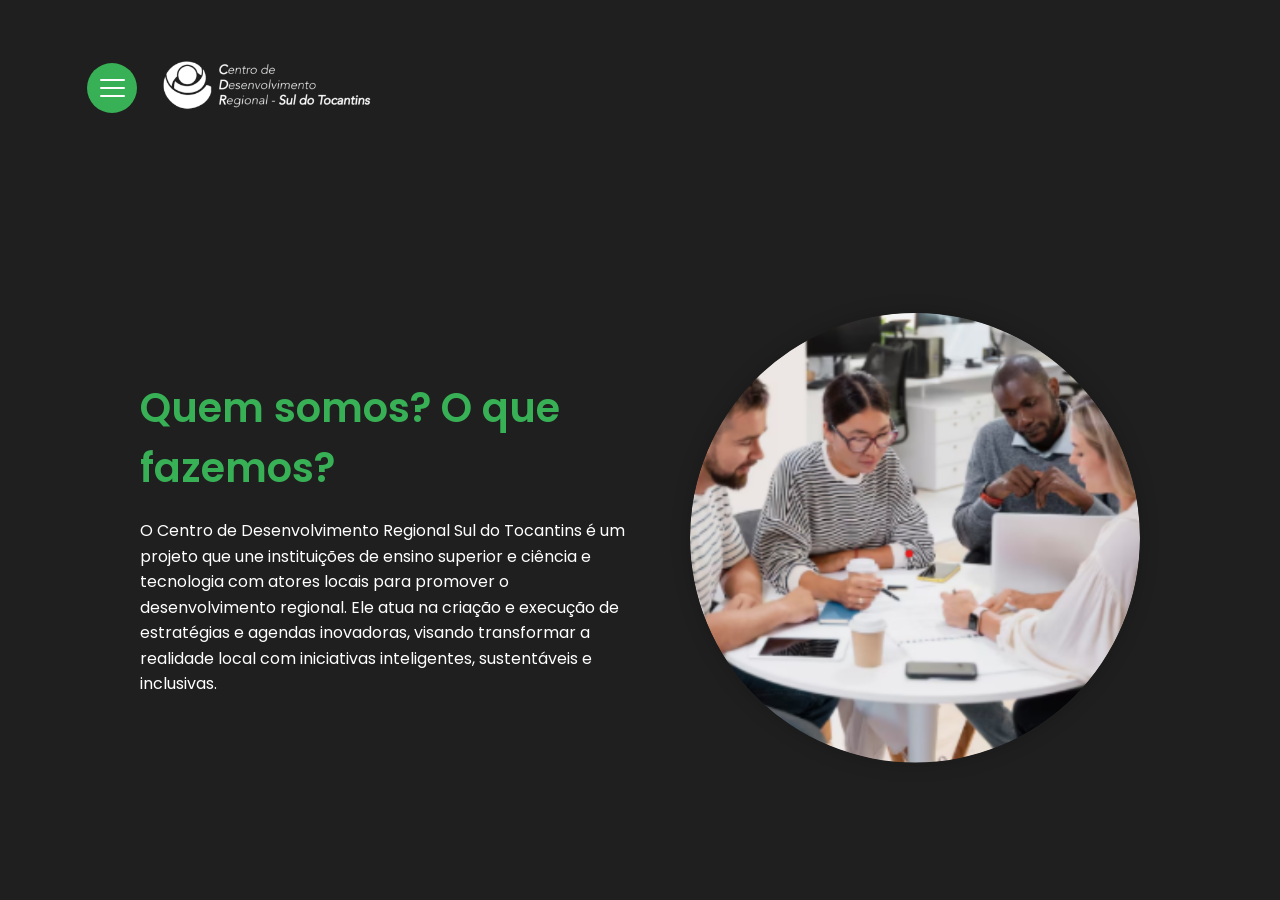
<file: Prototipo do site/Tela inicial/index.html>
<!DOCTYPE html>
<html lang="pt-br">
<head>
    <meta charset="UTF-8">
    <meta name="viewport" content="width=device-width, initial-scale=1.0">
    <title>Centro de Desenvolvimento Regional</title>
    <link rel="stylesheet" href="styles.css">
    <link rel="preconnect" href="https://fonts.googleapis.com">
    <link rel="preconnect" href="https://fonts.gstatic.com" crossorigin>
    <link href="https://fonts.googleapis.com/css2?family=Poppins:wght@400;600&display=swap" rel="stylesheet">
</head>
<body>

    <header class="header">
        <div class="menu-icon" id="menu-icon">
            <div class="bar"></div>
            <div class="bar"></div>
            <div class="bar"></div>
        </div>
        <div class="logo">
            <img src="/assets/logo.png" alt="Logo do Centro de Desenvolvimento Regional">
        </div>
    </header>

    <nav class="side-menu">
        <div class="close-menu" id="close-menu">
            <svg xmlns="http://www.w3.org/2000/svg" width="24" height="24" viewBox="0 0 24 24" fill="none" stroke="currentColor" stroke-width="2" stroke-linecap="round" stroke-linejoin="round" class="feather feather-x">
                <line x1="18" y1="6" x2="6" y2="18"></line>
                <line x1="6" y1="6" x2="18" y2="18"></line>
            </svg>
        </div>
        <ul>
            <li><a href="../Login/login.html" class="menu-button">Login</a></li> 
            <li><span class="menu-button active">Home</span></li> <!-- adicionado: Home aparece como ativo -->
            <li><a href="../Blog/blog.html" class="menu-button">Blog</a></li>
            <li><a href="../Projeto/Projeto.html" class="menu-button">Projetos</a></li>
            <li><a href="../Legislacao/tela.html" class="menu-button">Legislação</a></li>
            <li><a href="../Fale Conosco/faleconosco.html" class="menu-button">Contato</a></li>        
        </ul>
    </nav>

    <main class="content">
        <div class="text-container">
            <h1>Quem somos? O que fazemos?</h1>
            <p>O Centro de Desenvolvimento Regional Sul do Tocantins é um projeto que une instituições de ensino superior e ciência e tecnologia com atores locais para promover o desenvolvimento regional. Ele atua na criação e execução de estratégias e agendas inovadoras, visando transformar a realidade local com iniciativas inteligentes, sustentáveis e inclusivas.</p>
        </div>
        <div class="image-container">
            <img src="/assets/pessoas.png" alt="Grupo de pessoas trabalhando em conjunto">
        </div>
    </main>

    <script src="script.js"></script>

</body>
</html>
</file>
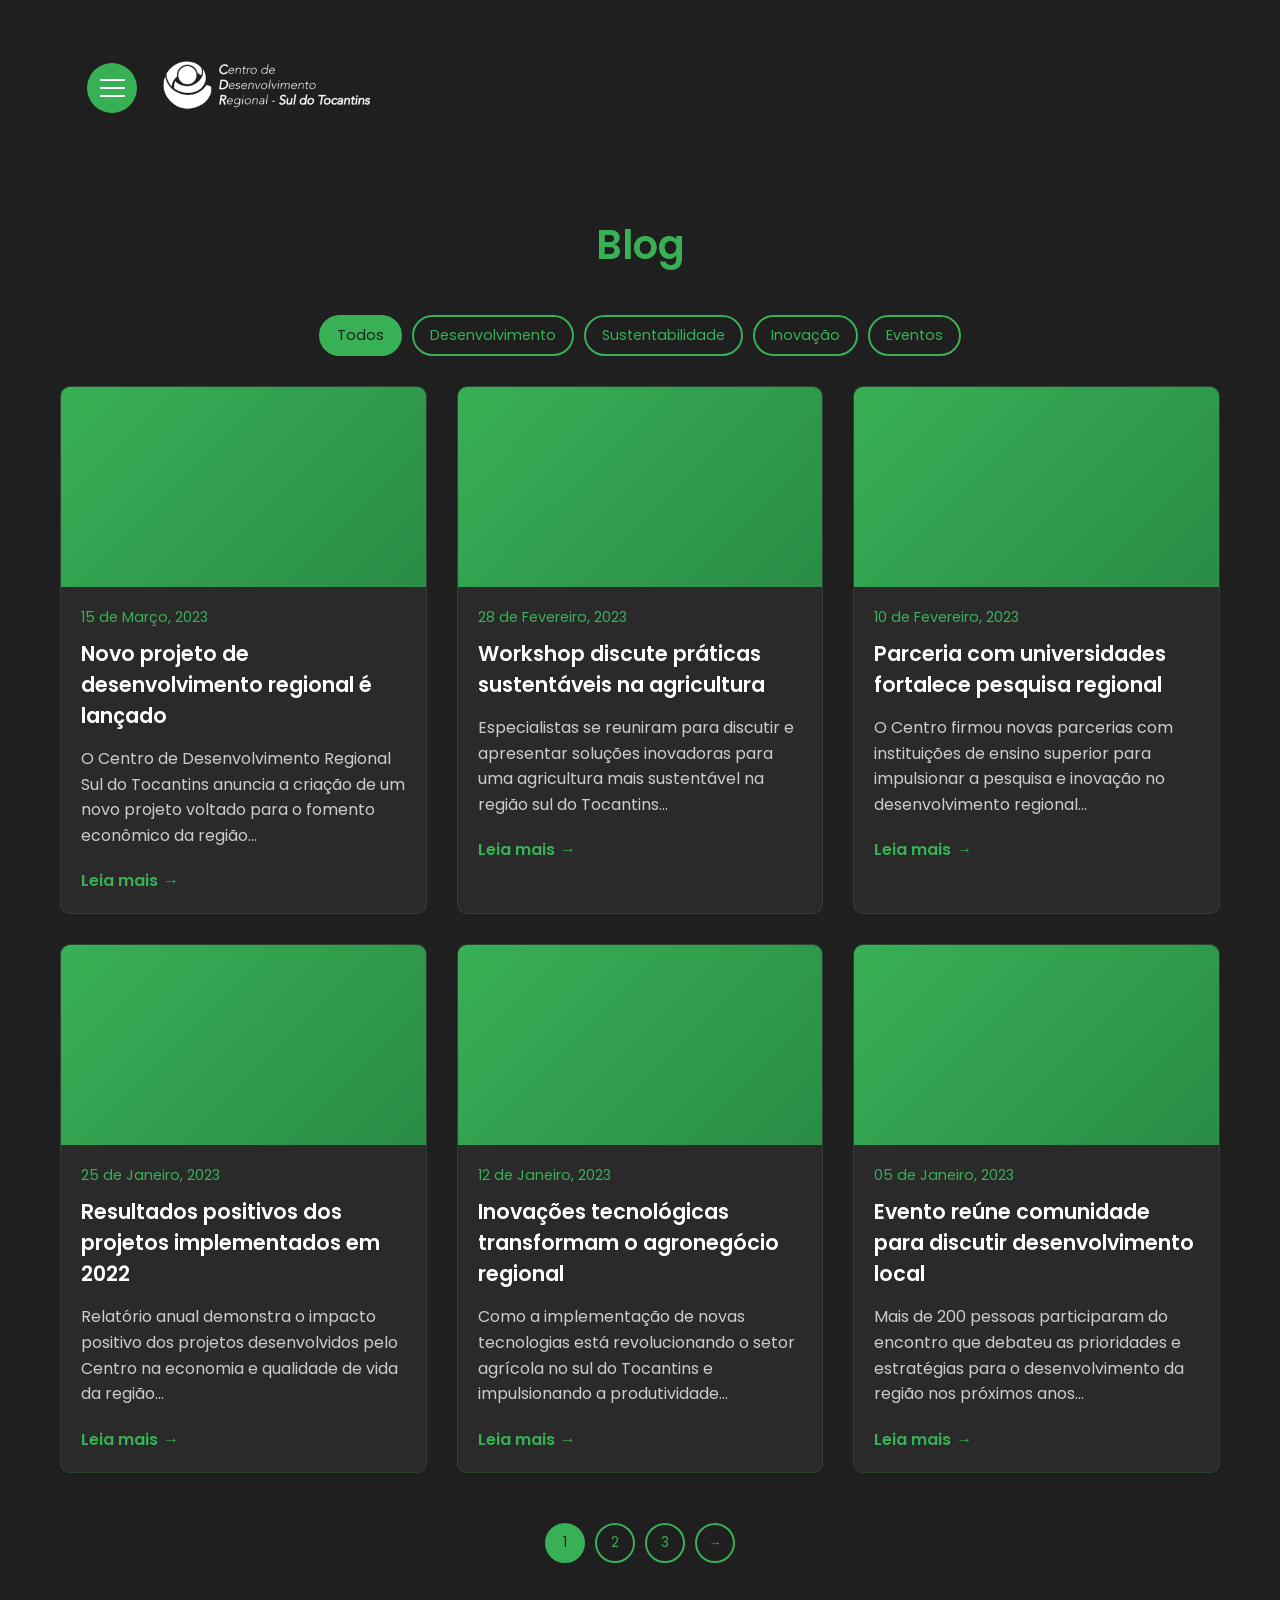
<file: Prototipo do site/Blog/blog.html>
<!DOCTYPE html>
<html lang="pt-br">
<head>
    <meta charset="UTF-8">
    <meta name="viewport" content="width=device-width, initial-scale=1.0">
    <title>Blog - Centro de Desenvolvimento Regional</title>
    <link rel="stylesheet" href="styles.css">
    <link rel="preconnect" href="https://fonts.googleapis.com">
    <link rel="preconnect" href="https://fonts.gstatic.com" crossorigin>
    <link href="https://fonts.googleapis.com/css2?family=Poppins:wght@400;600&display=swap" rel="stylesheet">
</head>
<body>

    <header class="header">
        <div class="menu-icon" id="menu-icon">
            <div class="bar"></div>
            <div class="bar"></div>
            <div class="bar"></div>
        </div>
        <div class="logo">
            <img src="/assets/logo.png" alt="Logo do Centro de Desenvolvimento Regional">
        </div>
    </header>

    <nav class="side-menu">
        <div class="close-menu" id="close-menu">
            <svg xmlns="http://www.w3.org/2000/svg" width="24" height="24" viewBox="0 0 24 24" fill="none" stroke="currentColor" stroke-width="2" stroke-linecap="round" stroke-linejoin="round" class="feather feather-x">
                <line x1="18" y1="6" x2="6" y2="18"></line>
                <line x1="6" y1="6" x2="18" y2="18"></line>
            </svg>
        </div>
        <ul>
            <li><a href="../Login/login.html" class="menu-button">Login</a></li>
            <li><a href="../Tela inicial/index.html" class="menu-button">Home</a></li> 
            <li><span class="menu-button active">Blog</span></li>
            <li><a href="#" class="menu-button">Projetos</a></li>
            <li><a href="../Legislacao/tela.html" class="menu-button">Legislação</a></li>
            <li><a href="../Fale Conosco/faleconosco.html" class="menu-button">Contato</a></li>        
        </ul>
    </nav>

    <main class="blog-content">
        <h1 class="blog-title">Blog</h1>
        
        <div class="blog-categories">
            <button class="category-btn active" data-category="all">Todos</button>
            <button class="category-btn" data-category="desenvolvimento">Desenvolvimento</button>
            <button class="category-btn" data-category="sustentabilidade">Sustentabilidade</button>
            <button class="category-btn" data-category="inovacao">Inovação</button>
            <button class="category-btn" data-category="eventos">Eventos</button>
        </div>
        
        <div class="posts-grid">
            <!-- Post 1 -->
            <article class="post-card" data-category="desenvolvimento">
                <div class="post-image-placeholder"></div>
                <div class="post-content">
                    <span class="post-date">15 de Março, 2023</span>
                    <h2 class="post-title">Novo projeto de desenvolvimento regional é lançado</h2>
                    <p class="post-excerpt">O Centro de Desenvolvimento Regional Sul do Tocantins anuncia a criação de um novo projeto voltado para o fomento econômico da região...</p>
                    <a href="post1.html" class="read-more">Leia mais</a>
                </div>
            </article>
            
            <!-- Post 2 -->
            <article class="post-card" data-category="sustentabilidade">
                <div class="post-image-placeholder"></div>
                <div class="post-content">
                    <span class="post-date">28 de Fevereiro, 2023</span>
                    <h2 class="post-title">Workshop discute práticas sustentáveis na agricultura</h2>
                    <p class="post-excerpt">Especialistas se reuniram para discutir e apresentar soluções inovadoras para uma agricultura mais sustentável na região sul do Tocantins...</p>
                    <a href="post2.html" class="read-more">Leia mais</a>
                </div>
            </article>
            
            <!-- Post 3 -->
            <article class="post-card" data-category="inovacao">
                <div class="post-image-placeholder"></div>
                <div class="post-content">
                    <span class="post-date">10 de Fevereiro, 2023</span>
                    <h2 class="post-title">Parceria com universidades fortalece pesquisa regional</h2>
                    <p class="post-excerpt">O Centro firmou novas parcerias com instituições de ensino superior para impulsionar a pesquisa e inovação no desenvolvimento regional...</p>
                    <a href="post3.html" class="read-more">Leia mais</a>
                </div>
            </article>
            
            <!-- Post 4 -->
            <article class="post-card" data-category="desenvolvimento">
                <div class="post-image-placeholder"></div>
                <div class="post-content">
                    <span class="post-date">25 de Janeiro, 2023</span>
                    <h2 class="post-title">Resultados positivos dos projetos implementados em 2022</h2>
                    <p class="post-excerpt">Relatório anual demonstra o impacto positivo dos projetos desenvolvidos pelo Centro na economia e qualidade de vida da região...</p>
                    <a href="post4.html" class="read-more">Leia mais</a>
                </div>
            </article>
            
            <!-- Post 5 -->
            <article class="post-card" data-category="inovacao">
                <div class="post-image-placeholder"></div>
                <div class="post-content">
                    <span class="post-date">12 de Janeiro, 2023</span>
                    <h2 class="post-title">Inovações tecnológicas transformam o agronegócio regional</h2>
                    <p class="post-excerpt">Como a implementação de novas tecnologias está revolucionando o setor agrícola no sul do Tocantins e impulsionando a produtividade...</p>
                    <a href="post5.html" class="read-more">Leia mais</a>
                </div>
            </article>
            
            <!-- Post 6 -->
            <article class="post-card" data-category="eventos">
                <div class="post-image-placeholder"></div>
                <div class="post-content">
                    <span class="post-date">05 de Janeiro, 2023</span>
                    <h2 class="post-title">Evento reúne comunidade para discutir desenvolvimento local</h2>
                    <p class="post-excerpt">Mais de 200 pessoas participaram do encontro que debateu as prioridades e estratégias para o desenvolvimento da região nos próximos anos...</p>
                    <a href="post6.html" class="read-more">Leia mais</a>
                </div>
            </article>
        </div>
        
        <div class="pagination">
            <button class="page-btn active">1</button>
            <button class="page-btn">2</button>
            <button class="page-btn">3</button>
            <button class="page-btn">→</button>
        </div>
    </main>

    <script src="script.js"></script>
</body>
</html>
</file>
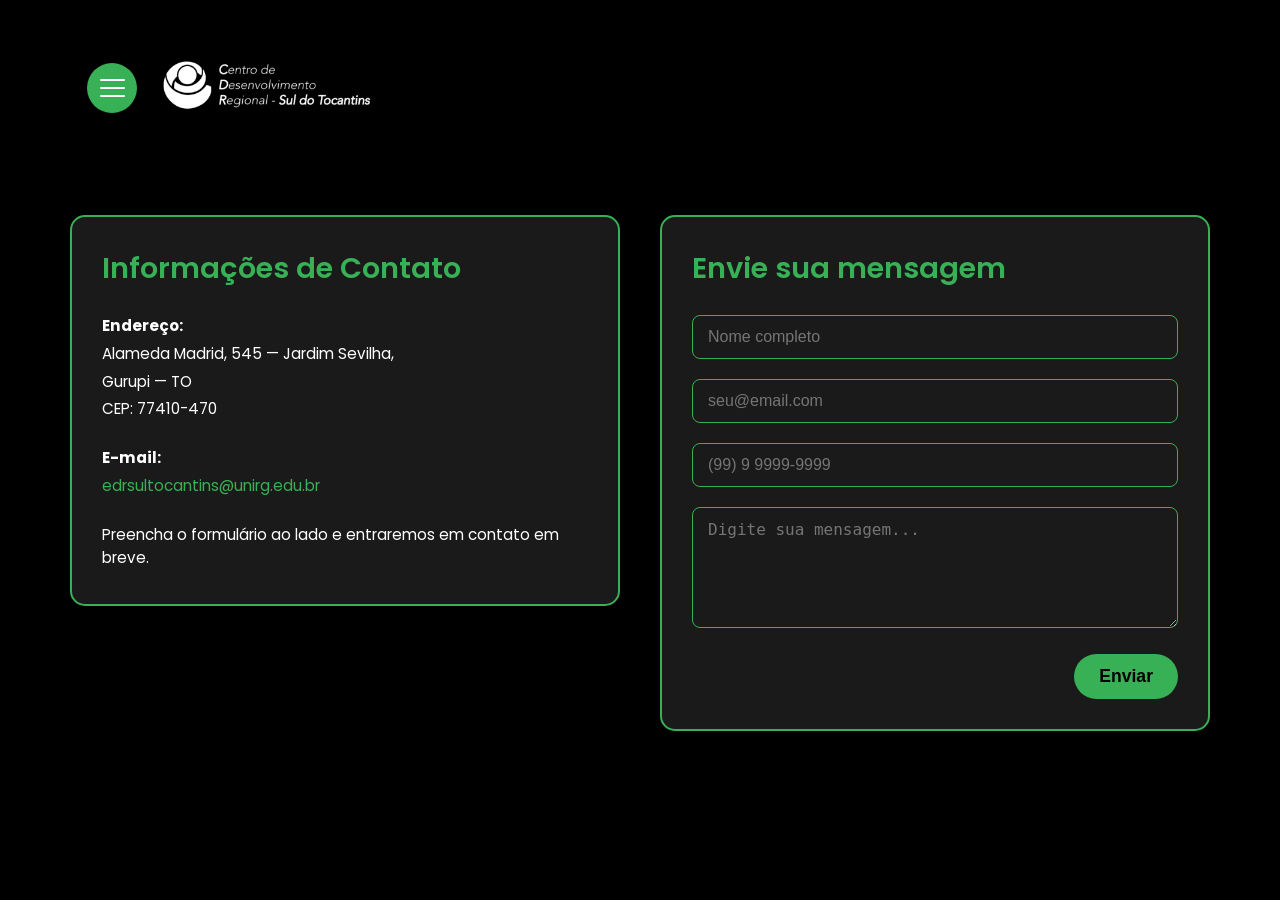
<file: Prototipo do site/Fale Conosco/faleconosco.html>
<!DOCTYPE html>
<html lang="pt-br">
<head>
    <meta charset="UTF-8">
    <meta name="viewport" content="width=device-width, initial-scale=1.0">
    <title>Fale Conosco - Centro de Desenvolvimento Regional</title>
    <link rel="stylesheet" href="styles.css">
    <link rel="preconnect" href="https://fonts.googleapis.com">
    <link rel="preconnect" href="https://fonts.gstatic.com" crossorigin>
    <link href="https://fonts.googleapis.com/css2?family=Poppins:wght@400;600&display=swap" rel="stylesheet">
</head>
<body>

    <header class="header">
        <div class="menu-icon" id="menu-icon">
            <div class="bar"></div>
            <div class="bar"></div>
            <div class="bar"></div>
        </div>
        <div class="logo">
            <img src="/assets/logo.png" alt="Logo do Centro de Desenvolvimento Regional">
            <div class="logo-text">
            </div>
        </div>
    </header>

    <nav class="side-menu">
        <div class="close-menu" id="close-menu">
            <svg xmlns="http://www.w3.org/2000/svg" width="24" height="24" viewBox="0 0 24 24" fill="none" stroke="currentColor" stroke-width="2" stroke-linecap="round" stroke-linejoin="round" class="feather feather-x">
                <line x1="18" y1="6" x2="6" y2="18"></line>
                <line x1="6" y1="6" x2="18" y2="18"></line>
            </svg>
        </div>
        <ul>
            <li><a href="../Login/login.html" class="menu-button">Login</a></li>
            <li><a href="../Tela inicial/index.html" class="menu-button">Home</a></li>
            <li><a href="../Blog/blog.html" class="menu-button">Blog</a></li>
            <li><a href="#" class="menu-button">Projetos</a></li>
            <li><a href="../Legislacao/tela.html" class="menu-button">Legislação</a></li>
            <li><span class="menu-button active">Contato</span></li>
        </ul>
    </nav>

    <main class="contact-content">
        <div class="contact-info-card">
            <h2>Informações de Contato</h2>
            <p><strong>Endereço:</strong></p>
            <p>Alameda Madrid, 545 — Jardim Sevilha,</p>
            <p>Gurupi — TO</p>
            <p>CEP: 77410-470</p>
            <br>
            <p><strong>E-mail:</strong></p>
            <p><a href="mailto:cdrsultocantins@ifto.edu.br">edrsultocantins@unirg.edu.br</a></p>
            <br>
            <p>Preencha o formulário ao lado e entraremos em contato em breve.</p>
        </div>

        <div class="send-message-card">
            <h2>Envie sua mensagem</h2>
            <form>
                <div class="input-group">
                    <input type="text" id="nome" name="nome" placeholder="Nome completo" required>
                </div>
                <div class="input-group">
                    <input type="email" id="email" name="email" placeholder="seu@email.com" required>
                </div>
                <div class="input-group">
                    <input type="tel" id="telefone" name="telefone" placeholder="(99) 9 9999-9999">
                </div>
                <div class="input-group">
                    <textarea id="mensagem" name="mensagem" placeholder="Digite sua mensagem..." rows="5" required></textarea>
                </div>
                <button type="submit" class="submit-button">Enviar</button>
            </form>
        </div>
    </main>

    <script src="script.js"></script>

</body>
</html>
</file>
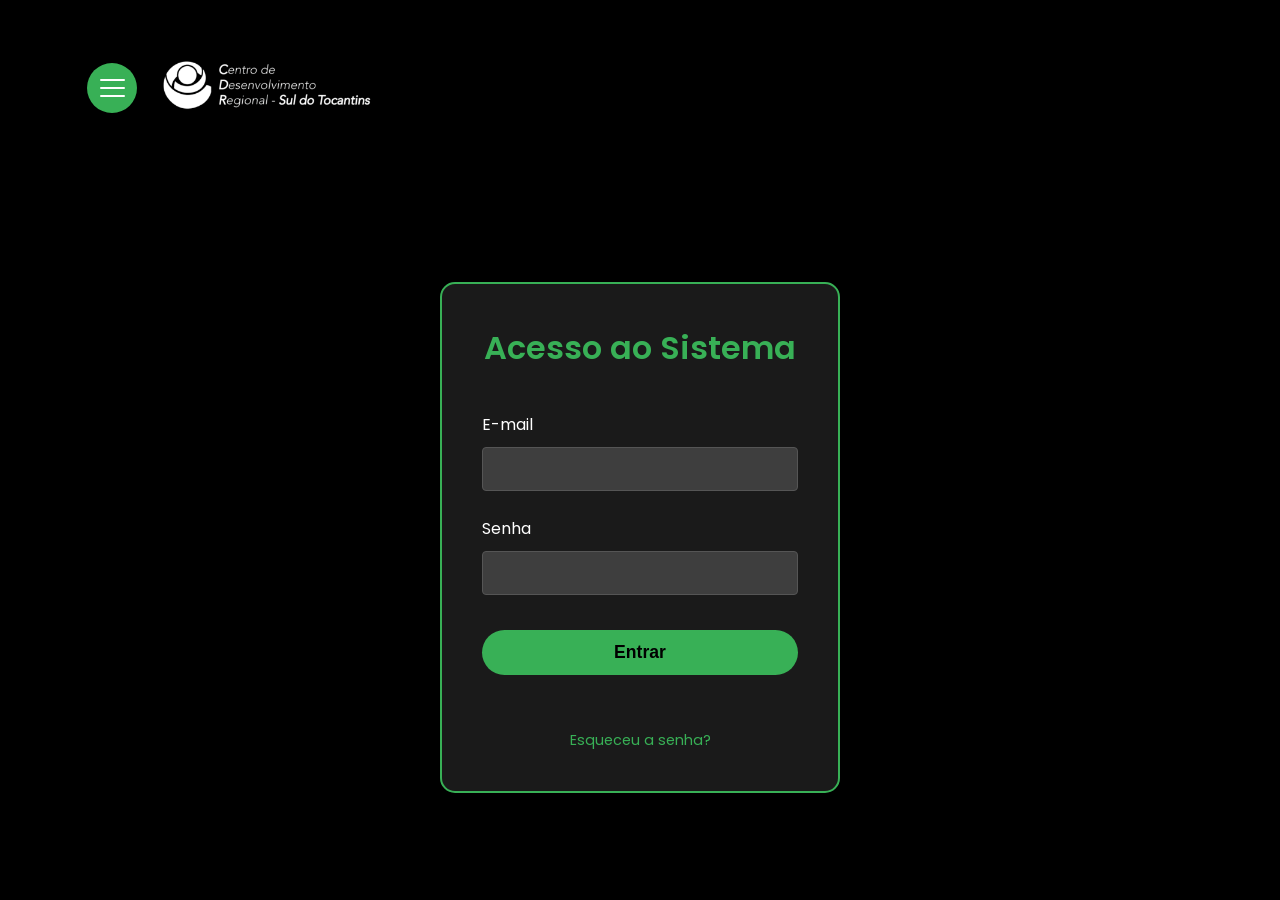
<file: Prototipo do site/Login/login.html>
<!DOCTYPE html>
<html lang="pt-br">
<head>
    <meta charset="UTF-8">
    <meta name="viewport" content="width=device-width, initial-scale=1.0">
    <title>Login - Centro de Desenvolvimento Regional</title>
    <link rel="stylesheet" href="styles.css">
    <link rel="preconnect" href="https://fonts.googleapis.com">
    <link rel="preconnect" href="https://fonts.gstatic.com" crossorigin>
    <link href="https://fonts.googleapis.com/css2?family=Poppins:wght@400;600&display=swap" rel="stylesheet">
</head>
<body>

    <header class="header">
        <div class="menu-icon" id="menu-icon">
            <div class="bar"></div>
            <div class="bar"></div>
            <div class="bar"></div>
        </div>
        <div class="logo">
            <img src="/assets/logo.png" alt="Logo do Centro de Desenvolvimento Regional"> 
            <div class="logo-text">
                
            </div>
        </div>
    </header>

    <nav class="side-menu">
        <div class="close-menu" id="close-menu">
            <svg xmlns="http://www.w3.org/2000/svg" width="24" height="24" viewBox="0 0 24 24" fill="none" stroke="currentColor" stroke-width="2" stroke-linecap="round" stroke-linejoin="round" class="feather feather-x">
                <line x1="18" y1="6" x2="6" y2="18"></line>
                <line x1="6" y1="6" x2="18" y2="18"></line>
            </svg>
        </div>
        <ul>
            <li><span class="menu-button active">Login</span></li>
            <li><a href="../Tela inicial/index.html" class="menu-button">Home</a></li>
            <li><a href="../Blog/blog.html" class="menu-button">Blog</a></li>
            <li><a href="#" class="menu-button">Projetos</a></li>
            <li><a href="../Legislacao/tela.html" class="menu-button">Legislação</a></li>
            <li><a href="../Fale Conosco/faleconosco.html" class="menu-button">Contato</a></li>
        </ul>
    </nav>

    <main class="login-content">
        <div class="login-card">
            <h2>Acesso ao Sistema</h2>
            <form action="#" method="POST">
                <div class="input-group">
                    <label for="email">E-mail</label>
                    <input type="email" id="email" name="email" required>
                </div>
                <div class="input-group">
                    <label for="password">Senha</label>
                    <input type="password" id="password" name="password" required>
                </div>
                <button type="submit" class="submit-button">Entrar</button>
                <a href="#" class="forgot-password">Esqueceu a senha?</a>
            </form>
        </div>
    </main>

    <script src="script.js"></script>

</body>
</html>
</file>
<file: Prototipo do site/Tela inicial/styles.css>
:root {
    --dark-green: #1e1f1e;
    --light-green: #38b056;
    --white: #ffffff;
}

* {
    box-sizing: border-box;
    margin: 0;
    padding: 0;
}

body {
    font-family: 'Poppins', sans-serif;
    background-color: var(--dark-green);
    color: var(--white);
    display: flex;
    flex-direction: column;
    min-height: 100vh;
}

.header {
    display: flex;
    align-items: center;
    padding: 20px;
    background-color: transparent;
    position: relative; /* Adicione esta linha */
    z-index: 1; /* Garante que o header fique acima do fundo se houver outros elementos */
}

.header::before {
    content: '';
    position: absolute;
    top: -30; /* Ajuste conforme necessário para o posicionamento vertical */
    left: 87px; /* Ajuste para mover o círculo para fora da tela e centralizá-lo */
    width: 50px; /* Largura do círculo */
    height: 50px; /* Altura do círculo */
    background-color: var(--light-green); /* Cor verde */
    border-radius: 50%; /* Faz com que seja um círculo */
    /* Para cortar o círculo na borda, podemos usar overflow: hidden no body ou outro container */
    /* Uma alternativa é usar um clip-path no body, mas pode ser complexo */
    z-index: -1; /* Manda para trás do conteúdo do header */
}

/* Ajuste o padding do header para que o menu icon não seja coberto pelo pseudo-elemento */
.header {
    padding-left: 100px; /* Aumenta o padding para compensar o círculo atrás */
}

/* Ajuste o posicionamento do menu-icon se necessário */
.menu-icon {
    position: relative; /* Garante que o menu-icon fique acima do pseudo-elemento */
    z-index: 2; /* Garante que o menu-icon esteja acima do pseudo-elemento */
}

.menu-icon {
    display: flex;
    flex-direction: column;
    justify-content: space-between;
    width: 25px;
    height: 18px;
    cursor: pointer;
    margin-right: 20px;
}

.bar {
    width: 100%;
    height: 2px;
    background-color: var(--white);
    border-radius: 1px;
}

.logo {
    display: flex;
    align-items: center;
}

.logo img {
    width: 240px;
    height: auto;
    margin-right: 15px;
}

.logo-text {
    font-size: 0.7rem;
    line-height: 1.1;
    font-weight: 400;
}

.content {
    display: flex;
    align-items: center;
    justify-content: center;
    padding:0px;
    flex-grow: 1;
    gap: 50px;
}

.text-container {
    max-width: 500px;
}

.text-container h1 {
    font-size: 2.5rem;
    color: var(--light-green);
    font-weight: 600;
    margin-bottom: 20px;
}

.text-container p {
    font-size: 1rem;
    line-height: 1.6;
    font-weight: 400;
}

.image-container {
    width: 450px;
    height: 450px;
    display: flex;
    justify-content: center;
    align-items: center;
    border-radius: 50%;
    overflow: hidden;
    position: relative;
    box-shadow: 0 0 20px rgba(0, 0, 0, 0.2);
}

.image-container::before {
    content: '';
    position: absolute;
    top: 0;
    left: 0;
    width: 100%;
    height: 100%;
    background: radial-gradient(circle, var(--light-green) 50%, transparent 50%);
    background-size: 150%;
    background-position: center;
    border-radius: 50%;
}

.image-container img {
    width: 100%;
    height: 100%;
    object-fit: cover;
    clip-path: circle(50% at center);
}

/* Estilos para o menu lateral */
.side-menu {
    position: fixed;
    top: 0;
    left: -200px;
    width: 200px;
    height: 100%;
    background-color: var(--dark-green); /* Fundo preto do menu */
    border: 2px solid var(--light-green); /* Contorno verde de 2px */
    transition: left 0.3s ease;
    z-index: 1000;
    padding: 20px;
    display: flex;
    flex-direction: column;
    align-items: center;
}

.side-menu.active {
    left: 0;
}

/* Estilo para o botão de fechar (X) */
.close-menu {
    align-self: flex-start;
    cursor: pointer;
    margin-bottom: 20px;
}

.close-menu svg {
    color: var(--light-green);
    width: 35px;
    height: 35px;
}

/* Estilos para a lista de botões */
.side-menu ul {
    list-style: none;
    width: 100%;
    display: flex;
    flex-direction: column;
    gap: 20px;
    align-items: center;
}

.side-menu li {
    width: 100%;
}

/* Estilo para os botões do menu */
.menu-button {
    display: block;
    width: 100%;
    padding: 10px 20px;
    text-align: center;
    text-decoration: none;
    color: var(--light-green);
    font-size: 1.2rem;
    font-weight: 600;
    border: 2px solid var(--light-green);
    border-radius: 50px;
    transition: all 0.2s ease;
}

.menu-button:hover {
    background-color: var(--light-green);
    color: var(--dark-green);
}

.menu-button.active {
    opacity: 0.5; /* Deixa o botão mais transparente */
    cursor: default; /* Altera o cursor para não parecer clicável */
    background-color: transparent; /* Remove o fundo */
}

.menu-button.active:hover {
    background-color: transparent; /* Garante que o hover não mude o fundo */
    color: var(--light-green); /* Mantém a cor do texto */
}

/* Responsividade */
@media (max-width: 1024px) {
    .content {
        flex-direction: column;
        text-align: center;
        padding: 20px;
    }
    
    .text-container {
        max-width: 100%;
    }

    .image-container {
        width: 300px;
        height: 300px;
    }

    .image-container::before {
        display: none;
    }
}

@media (max-width: 768px) {
    .header {
        justify-content: space-between;
    }
    .logo {
        margin-left: auto;
        margin-right: auto;
    }
    .logo img {
        width: 45px;
    }
    .logo-text {
        font-size: 0.6rem;
    }
    
    .text-container h1 {
        font-size: 1.8rem;
    }
    
    .text-container p {
        font-size: 0.9rem;
    }
}
</file>
<file: Prototipo do site/Blog/styles.css>
:root {
    --dark-green: #1e1f1e;
    --light-green: #38b056;
    --white: #ffffff;
}

* {
    box-sizing: border-box;
    margin: 0;
    padding: 0;
}

body {
    font-family: 'Poppins', sans-serif;
    background-color: var(--dark-green);
    color: var(--white);
    display: flex;
    flex-direction: column;
    min-height: 100vh;
}

.header {
    display: flex;
    align-items: center;
    padding: 20px;
    background-color: transparent;
    position: relative;
    z-index: 1;
}

.header::before {
    content: '';
    position: absolute;
    top: -30;
    left: 87px;
    width: 50px;
    height: 50px;
    background-color: var(--light-green);
    border-radius: 50%;
    z-index: -1;
}

.header {
    padding-left: 100px;
}

.menu-icon {
    position: relative;
    z-index: 2;
}

.menu-icon {
    display: flex;
    flex-direction: column;
    justify-content: space-between;
    width: 25px;
    height: 18px;
    cursor: pointer;
    margin-right: 20px;
}

.bar {
    width: 100%;
    height: 2px;
    background-color: var(--white);
    border-radius: 1px;
}

.logo {
    display: flex;
    align-items: center;
}

.logo img {
    width: 240px;
    height: auto;
    margin-right: 15px;
}

/* Estilos para o menu lateral */
.side-menu {
    position: fixed;
    top: 0;
    left: -200px;
    width: 200px;
    height: 100%;
    background-color: var(--dark-green);
    border: 2px solid var(--light-green);
    transition: left 0.3s ease;
    z-index: 1000;
    padding: 20px;
    display: flex;
    flex-direction: column;
    align-items: center;
}

.side-menu.active {
    left: 0;
}

.close-menu {
    align-self: flex-start;
    cursor: pointer;
    margin-bottom: 20px;
}

.close-menu svg {
    color: var(--light-green);
    width: 35px;
    height: 35px;
}

.side-menu ul {
    list-style: none;
    width: 100%;
    display: flex;
    flex-direction: column;
    gap: 20px;
    align-items: center;
}

.side-menu li {
    width: 100%;
}

.menu-button {
    display: block;
    width: 100%;
    padding: 10px 20px;
    text-align: center;
    text-decoration: none;
    color: var(--light-green);
    font-size: 1.2rem;
    font-weight: 600;
    border: 2px solid var(--light-green);
    border-radius: 50px;
    transition: all 0.2s ease;
}

.menu-button:hover {
    background-color: var(--light-green);
    color: var(--dark-green);
}

.menu-button.active {
    opacity: 0.5;
    cursor: default;
    background-color: transparent;
}

.menu-button.active:hover {
    background-color: transparent;
    color: var(--light-green);
}

/* Estilos específicos do blog */
.blog-content {
    padding: 40px 20px;
    max-width: 1200px;
    margin: 0 auto;
    flex-grow: 1;
}

.blog-title {
    color: var(--light-green);
    font-size: 2.5rem;
    text-align: center;
    margin-bottom: 40px;
    font-weight: 600;
}

.blog-categories {
    display: flex;
    flex-wrap: wrap;
    gap: 10px;
    margin-bottom: 30px;
    justify-content: center;
}

.category-btn {
    background-color: transparent;
    border: 2px solid var(--light-green);
    color: var(--light-green);
    padding: 8px 16px;
    border-radius: 50px;
    cursor: pointer;
    transition: all 0.3s ease;
    font-family: 'Poppins', sans-serif;
    font-size: 0.9rem;
}

.category-btn:hover, .category-btn.active {
    background-color: var(--light-green);
    color: var(--dark-green);
}

.posts-grid {
    display: grid;
    grid-template-columns: repeat(auto-fill, minmax(350px, 1fr));
    gap: 30px;
    margin-bottom: 50px;
}

.post-card {
    background-color: rgba(255, 255, 255, 0.05);
    border-radius: 10px;
    overflow: hidden;
    transition: transform 0.3s ease, box-shadow 0.3s ease;
    border: 1px solid rgba(56, 176, 86, 0.2);
}

.post-card:hover {
    transform: translateY(-5px);
    box-shadow: 0 10px 20px rgba(0, 0, 0, 0.2);
    border-color: var(--light-green);
}

.post-image-placeholder {
    width: 100%;
    height: 200px;
    background: linear-gradient(135deg, var(--light-green) 0%, #2a8c45 100%);
    display: flex;
    align-items: center;
    justify-content: center;
    color: var(--white);
    font-size: 1.2rem;
}

.post-content {
    padding: 20px;
}

.post-date {
    color: var(--light-green);
    font-size: 0.9rem;
    margin-bottom: 10px;
    display: block;
}

.post-title {
    color: var(--white);
    font-size: 1.3rem;
    margin-bottom: 15px;
    font-weight: 600;
}

.post-excerpt {
    color: #cccccc;
    line-height: 1.6;
    margin-bottom: 20px;
}

.read-more {
    color: var(--light-green);
    text-decoration: none;
    font-weight: 600;
    display: inline-flex;
    align-items: center;
}

.read-more:hover {
    text-decoration: underline;
}

.read-more::after {
    content: "→";
    margin-left: 5px;
    transition: transform 0.3s ease;
}

.read-more:hover::after {
    transform: translateX(3px);
}

.pagination {
    display: flex;
    justify-content: center;
    gap: 10px;
    margin-top: 40px;
}

.page-btn {
    background-color: transparent;
    border: 2px solid var(--light-green);
    color: var(--light-green);
    width: 40px;
    height: 40px;
    border-radius: 50%;
    display: flex;
    align-items: center;
    justify-content: center;
    cursor: pointer;
    transition: all 0.3s ease;
    font-family: 'Poppins', sans-serif;
}

.page-btn:hover, .page-btn.active {
    background-color: var(--light-green);
    color: var(--dark-green);
}

/* Responsividade */
@media (max-width: 1024px) {
    .posts-grid {
        grid-template-columns: repeat(auto-fill, minmax(300px, 1fr));
    }
}

@media (max-width: 768px) {
    .header {
        justify-content: space-between;
    }
    .logo {
        margin-left: auto;
        margin-right: auto;
    }
    .logo img {
        width: 45px;
    }
    
    .blog-title {
        font-size: 2rem;
    }
    
    .posts-grid {
        grid-template-columns: 1fr;
    }
    
    .post-card {
        max-width: 100%;
    }
}
</file>
<file: Prototipo do site/Fale Conosco/styles.css>
/* Definições de Cores */
:root {
    --dark-green: #000000; /* Preto para o fundo */
    --light-green: #38b056; /* Verde dos destaques */
    --white: #ffffff;
    --dark-grey: #1a1a1a; /* Um cinza escuro para os cards de contato */
}

/* Reset Básico */
* {
    box-sizing: border-box;
    margin: 0;
    padding: 0;
}

/* Estilo do Body e Fonte */
body {
    font-family: 'Poppins', sans-serif;
    background-color: var(--dark-green);
    color: var(--white);
    display: flex;
    flex-direction: column;
    min-height: 100vh;
    font-size: 14px;
}

/* HEADER e Menu Hambúrguer */
.header {
    display: flex;
    align-items: center;
    padding: 20px;
    background-color: transparent;
    position: relative;
    z-index: 1;
    padding-left: 100px; /* Espaço para o destaque verde */
}

/* Destaque Verde (Bolinha) no Canto */
.header::before {
    content: '';
    position: absolute;
    top: -30; /* Ajuste conforme necessário para o posicionamento vertical */
    left: 87px; /* Ajuste para mover o círculo para fora da tela e centralizá-lo */
    width: 50px; /* Largura do círculo */
    height: 50px; /* Altura do círculo */
    background-color: var(--light-green);
    border-radius: 50%;
    z-index: -1;
}

.menu-icon {
    display: flex;
    flex-direction: column;
    justify-content: space-between;
    width: 25px;
    height: 18px;
    cursor: pointer;
    margin-right: 20px;
    position: relative;
    z-index: 2; /* Garante que o ícone fique sobre a bolinha verde */
}

.bar {
    width: 100%;
    height: 2px;
    background-color: var(--white);
    border-radius: 1px;
}

.logo {
    display: flex;
    align-items: center;
}

.logo img {
    width: 240px;
    height: auto;
    margin-right: 15px;
}

.logo-text {
    font-size: 0.7rem;
    line-height: 1.1;
    font-weight: 400;
}

/* CONTEÚDO PRINCIPAL (HOME PAGE) */
.content {
    display: flex;
    align-items: center;
    justify-content: center;
    padding: 20px 40px;
    flex-grow: 1;
    gap: 50px;
}

.text-container {
    max-width: 500px;
}

.text-container h1 {
    font-size: 2rem; /* Fonte do título principal */
    color: var(--light-green);
    font-weight: 600;
    margin-bottom: 20px;
}

.text-container p {
    font-size: 0.9rem; /* Fonte do parágrafo principal */
    line-height: 1.6;
    font-weight: 400;
}

.image-container {
    width: 450px;
    height: 450px;
    display: flex;
    justify-content: center;
    align-items: center;
    border-radius: 50%;
    overflow: hidden;
    position: relative;
    box-shadow: 0 0 20px rgba(0, 0, 0, 0.2);
}

.image-container::before {
    content: '';
    position: absolute;
    top: 0;
    left: 0;
    width: 100%;
    height: 100%;
    background: radial-gradient(circle, var(--light-green) 50%, transparent 50%);
    background-size: 150%;
    background-position: center;
    border-radius: 50%;
}

.image-container img {
    width: 100%;
    height: 100%;
    object-fit: cover;
    clip-path: circle(50% at center);
}

/* MENU SUSPENSO */
.side-menu {
    position: fixed;
    top: 0;
    left: -200px;
    width: 200px;
    height: 100%;
    background-color: var(--dark-green);
    border: 2px solid var(--light-green);
    transition: left 0.3s ease;
    z-index: 1000;
    padding: 20px;
    display: flex;
    flex-direction: column;
    align-items: center;
}

.side-menu.active {
    left: 0;
}

.close-menu {
    align-self: flex-start;
    cursor: pointer;
    margin-bottom: 20px;
}

.close-menu svg {
    color: var(--light-green);
    width: 35px;
    height: 35px;
}

.side-menu ul {
    list-style: none;
    width: 100%;
    display: flex;
    flex-direction: column;
    gap: 20px;
    align-items: center;
}

.side-menu li {
    width: 100%;
}

.menu-button {
    display: block;
    width: 100%;
    padding: 10px 20px;
    text-align: center; /* Garante o alinhamento do texto 'Legislação' */
    text-decoration: none;
    color: var(--light-green);
    font-size: 1.2rem; /* Tamanho da fonte dos botões */
    font-weight: 600;
    border: 2px solid var(--light-green);
    border-radius: 50px;
    transition: all 0.2s ease;
}

.menu-button:hover {
    background-color: var(--light-green);
    color: var(--dark-green);
}

.menu-button.active {
    opacity: 0.5;
    cursor: default;
    background-color: transparent;
}

.menu-button.active:hover {
    background-color: transparent;
    color: var(--light-green);
}

/* PÁGINA FALE CONOSCO (Contact Content) */
.contact-content {
    display: flex;
    justify-content: center;
    align-items: flex-start;
    gap: 40px;
    padding: 40px 20px;
    flex-wrap: wrap;
    flex-grow: 1;
}

.contact-info-card,
.send-message-card {
    background-color: var(--dark-grey);
    border: 2px solid var(--light-green);
    border-radius: 15px;
    padding: 30px;
    box-shadow: 0 4px 8px rgba(0, 0, 0, 0.3);
    color: var(--white);
    max-width: 550px;
    flex: 1;
    min-width: 300px;
}

.contact-info-card h2,
.send-message-card h2 {
    color: var(--light-green);
    font-size: 1.8rem;
    margin-bottom: 25px;
    font-weight: 600;
}

.contact-info-card p {
    font-size: 0.95rem;
    line-height: 1.5;
    margin-bottom: 5px;
}

.contact-info-card a {
    color: var(--light-green);
    text-decoration: none;
    transition: color 0.2s ease;
}

.contact-info-card a:hover {
    text-decoration: underline;
}

/* Formulário */
.send-message-card form {
    display: flex;
    flex-direction: column;
    gap: 20px;
}

.input-group input,
.input-group textarea {
    width: 100%;
    padding: 12px 15px;
    border: 1px solid var(--light-green);
    background-color: transparent;
    color: var(--white);
    border-radius: 8px;
    font-size: 1rem;
    outline: none;
}

.input-group input:focus,
.input-group textarea:focus {
    border-color: var(--white);
}

.submit-button {
    background-color: var(--light-green);
    color: var(--dark-green);
    border: none;
    padding: 12px 25px;
    border-radius: 50px;
    font-size: 1.1rem;
    font-weight: 600;
    cursor: pointer;
    transition: background-color 0.2s ease, color 0.2s ease;
    align-self: flex-end;
}

.submit-button:hover {
    background-color: #2e9447;
}

/* RESPONSIVIDADE */
@media (max-width: 1024px) {
    .content {
        flex-direction: column;
        text-align: center;
        padding: 20px;
    }
    .image-container {
        width: 300px;
        height: 300px;
    }
    .image-container::before {
        display: none;
    }
    .contact-content {
        flex-direction: column;
        align-items: center;
    }
}

@media (max-width: 768px) {
    .logo {
        margin-left: auto;
        margin-right: auto;
    }
    .logo img {
        width: 45px;
    }
    .logo-text {
        font-size: 0.6rem;
    }
    .text-container h1 {
        font-size: 1.8rem;
    }
    .contact-info-card,
    .send-message-card {
        min-width: auto;
        max-width: 100%;
    }
    .submit-button {
        align-self: stretch;
    }
}
</file>
<file: Prototipo do site/Login/styles.css>
/* Definições de Cores */
:root {
    --dark-green: #000000; /* Preto para o fundo */
    --light-green: #38b056; /* Verde dos destaques */
    --white: #ffffff;
    --dark-grey: #1a1a1a; /* Um cinza escuro para os cards de contato */
}

/* Reset Básico */
* {
    box-sizing: border-box;
    margin: 0;
    padding: 0;
}

/* Estilo do Body e Fonte */
body {
    font-family: 'Poppins', sans-serif;
    background-color: var(--dark-green);
    color: var(--white);
    display: flex;
    flex-direction: column;
    min-height: 100vh;
    font-size: 14px;
}

/* HEADER e Menu Hambúrguer */
.header {
    display: flex;
    align-items: center;
    padding: 20px;
    background-color: transparent;
    position: relative;
    z-index: 1;
    padding-left: 100px; /* Espaço para o destaque verde */
}

/* Destaque Verde (Bolinha) no Canto */
.header::before {
    content: '';
    position: absolute;
    top: -30; /* Ajuste conforme necessário para o posicionamento vertical */
    left: 87px; /* Ajuste para mover o círculo para fora da tela e centralizá-lo */
    width: 50px; /* Largura do círculo */
    height: 50px; /* Altura do círculo */
    background-color: var(--light-green);
    border-radius: 50%;
    z-index: -1;
}

.menu-icon {
    display: flex;
    flex-direction: column;
    justify-content: space-between;
    width: 25px;
    height: 18px;
    cursor: pointer;
    margin-right: 20px;
    position: relative;
    z-index: 2; /* Garante que o ícone fique sobre a bolinha verde */
}

.bar {
    width: 100%;
    height: 2px;
    background-color: var(--white);
    border-radius: 1px;
}

.logo {
    display: flex;
    align-items: center;
}

.logo img {
    width: 240px;
    height: auto;
    margin-right: 15px;
}

.logo-text {
    font-size: 0.7rem;
    line-height: 1.1;
    font-weight: 400;
}

/* CONTEÚDO PRINCIPAL (HOME PAGE) */
.content {
    display: flex;
    align-items: center;
    justify-content: center;
    padding: 20px 40px;
    flex-grow: 1;
    gap: 50px;
}

.text-container {
    max-width: 500px;
}

.text-container h1 {
    font-size: 2rem; /* Fonte do título principal */
    color: var(--light-green);
    font-weight: 600;
    margin-bottom: 20px;
}

.text-container p {
    font-size: 0.9rem; /* Fonte do parágrafo principal */
    line-height: 1.6;
    font-weight: 400;
}

.image-container {
    width: 450px;
    height: 450px;
    display: flex;
    justify-content: center;
    align-items: center;
    border-radius: 50%;
    overflow: hidden;
    position: relative;
    box-shadow: 0 0 20px rgba(0, 0, 0, 0.2);
}

.image-container::before {
    content: '';
    position: absolute;
    top: 0;
    left: 0;
    width: 100%;
    height: 100%;
    background: radial-gradient(circle, var(--light-green) 50%, transparent 50%);
    background-size: 150%;
    background-position: center;
    border-radius: 50%;
}

.image-container img {
    width: 100%;
    height: 100%;
    object-fit: cover;
    clip-path: circle(50% at center);
}

/* MENU SUSPENSO */
.side-menu {
    position: fixed;
    top: 0;
    left: -200px;
    width: 200px;
    height: 100%;
    background-color: var(--dark-green);
    border: 2px solid var(--light-green);
    transition: left 0.3s ease;
    z-index: 1000;
    padding: 20px;
    display: flex;
    flex-direction: column;
    align-items: center;
}

.side-menu.active {
    left: 0;
}

.close-menu {
    align-self: flex-start;
    cursor: pointer;
    margin-bottom: 20px;
}

.close-menu svg {
    color: var(--light-green);
    width: 35px;
    height: 35px;
}

.side-menu ul {
    list-style: none;
    width: 100%;
    display: flex;
    flex-direction: column;
    gap: 20px;
    align-items: center;
}

.side-menu li {
    width: 100%;
}

.menu-button {
    display: block;
    width: 100%;
    padding: 10px 20px;
    text-align: center; /* Garante o alinhamento do texto 'Legislação' */
    text-decoration: none;
    color: var(--light-green);
    font-size: 1.2rem; /* Tamanho da fonte dos botões */
    font-weight: 600;
    border: 2px solid var(--light-green);
    border-radius: 50px;
    transition: all 0.2s ease;
}

.menu-button:hover {
    background-color: var(--light-green);
    color: var(--dark-green);
}

.menu-button.active {
    opacity: 0.5;
    cursor: default;
    background-color: transparent;
}

.menu-button.active:hover {
    background-color: transparent;
    color: var(--light-green);
}

/* PÁGINA FALE CONOSCO (Contact Content) */
.contact-content {
    display: flex;
    justify-content: center;
    align-items: flex-start;
    gap: 40px;
    padding: 40px 20px;
    flex-wrap: wrap;
    flex-grow: 1;
}

.contact-info-card,
.send-message-card {
    background-color: var(--dark-grey);
    border: 2px solid var(--light-green);
    border-radius: 15px;
    padding: 30px;
    box-shadow: 0 4px 8px rgba(0, 0, 0, 0.3);
    color: var(--white);
    max-width: 550px;
    flex: 1;
    min-width: 300px;
}

.contact-info-card h2,
.send-message-card h2 {
    color: var(--light-green);
    font-size: 1.8rem;
    margin-bottom: 25px;
    font-weight: 600;
}

.contact-info-card p {
    font-size: 0.95rem;
    line-height: 1.5;
    margin-bottom: 5px;
}

.contact-info-card a {
    color: var(--light-green);
    text-decoration: none;
    transition: color 0.2s ease;
}

.contact-info-card a:hover {
    text-decoration: underline;
}

/* Formulário */
.send-message-card form {
    display: flex;
    flex-direction: column;
    gap: 20px;
}

.input-group input,
.input-group textarea {
    width: 100%;
    padding: 12px 15px;
    border: 1px solid var(--light-green);
    background-color: transparent;
    color: var(--white);
    border-radius: 8px;
    font-size: 1rem;
    outline: none;
}

.input-group input:focus,
.input-group textarea:focus {
    border-color: var(--white);
}

.submit-button {
    background-color: var(--light-green);
    color: var(--dark-green);
    border: none;
    padding: 12px 25px;
    border-radius: 50px;
    font-size: 1.1rem;
    font-weight: 600;
    cursor: pointer;
    transition: background-color 0.2s ease, color 0.2s ease;
    align-self: flex-end;
}

.submit-button:hover {
    background-color: #2e9447;
}

/* RESPONSIVIDADE */
@media (max-width: 1024px) {
    .content {
        flex-direction: column;
        text-align: center;
        padding: 20px;
    }
    .image-container {
        width: 300px;
        height: 300px;
    }
    .image-container::before {
        display: none;
    }
    .contact-content {
        flex-direction: column;
        align-items: center;
    }
}

@media (max-width: 768px) {
    .logo {
        margin-left: auto;
        margin-right: auto;
    }
    .logo img {
        width: 45px;
    }
    .logo-text {
        font-size: 0.6rem;
    }
    .text-container h1 {
        font-size: 1.8rem;
    }
    .contact-info-card,
    .send-message-card {
        min-width: auto;
        max-width: 100%;
    }
    .submit-button {
        align-self: stretch;
    }
}

/* --- ESTILOS DA PÁGINA DE LOGIN --- */

.login-content {
    display: flex;
    justify-content: center;
    align-items: center;
    flex-grow: 1; /* Garante que ocupe o espaço restante para centralizar */
    padding: 40px 20px;
    /* Se o cabeçalho for fixo e estiver atrapalhando a centralização, pode adicionar: */
    /* min-height: calc(100vh - 80px); */ /* Ajuste 80px para a altura real do seu cabeçalho se necessário */
}
.login-card .submit-button {
    width: 100%; /* Faz o botão ocupar a largura total do card */
    margin-top: 10px;
    /* Adicione text-align: center; se for necessário, mas geralmente não é para botões */
}
.login-card {
    background-color: var(--dark-grey);
    border: 2px solid var(--light-green);
    border-radius: 15px;
    padding: 40px;
    box-shadow: 0 4px 10px rgba(0, 0, 0, 0.5);
    max-width: 400px;
    width: 100%;
    text-align: center;
}

.login-card h2 {
    color: var(--light-green);
    font-size: 2rem;
    margin-bottom: 40px; /* Mais espaço abaixo do título */
    font-weight: 600;
}

.login-card form {
    display: flex;
    flex-direction: column;
    gap: 25px; /* Mais espaço entre os grupos de input */
}

.login-card .input-group {
    text-align: left;
    display: flex;
    flex-direction: column;
}

.login-card label {
    color: var(--white);
    margin-bottom: 10px; /* Mais espaço entre o label e o input */
    font-size: 1rem;
    font-weight: 400;
}

.login-card input[type="email"],
.login-card input[type="password"] {
    width: 100%;
    padding: 12px 15px;
    border: 1px solid #555555;
    background-color: #3e3e3e;
    color: var(--white);
    border-radius: 4px;
    font-size: 1rem;
    outline: none;
}

.login-card input:focus {
    border-color: var(--white);
}

.login-card .submit-button {
    margin-top: 10px;
}

.forgot-password {
    color: var(--light-green);
    text-decoration: none;
    font-size: 0.9rem;
    margin-top: 30px; /* Mais espaço acima do link de esqueci a senha */
    transition: color 0.2s;
}

.forgot-password:hover {
    color: var(--white);
    text-decoration: underline;
}

@media (max-width: 500px) {
    .login-card {
        padding: 30px 20px;
    }
}
</file>
